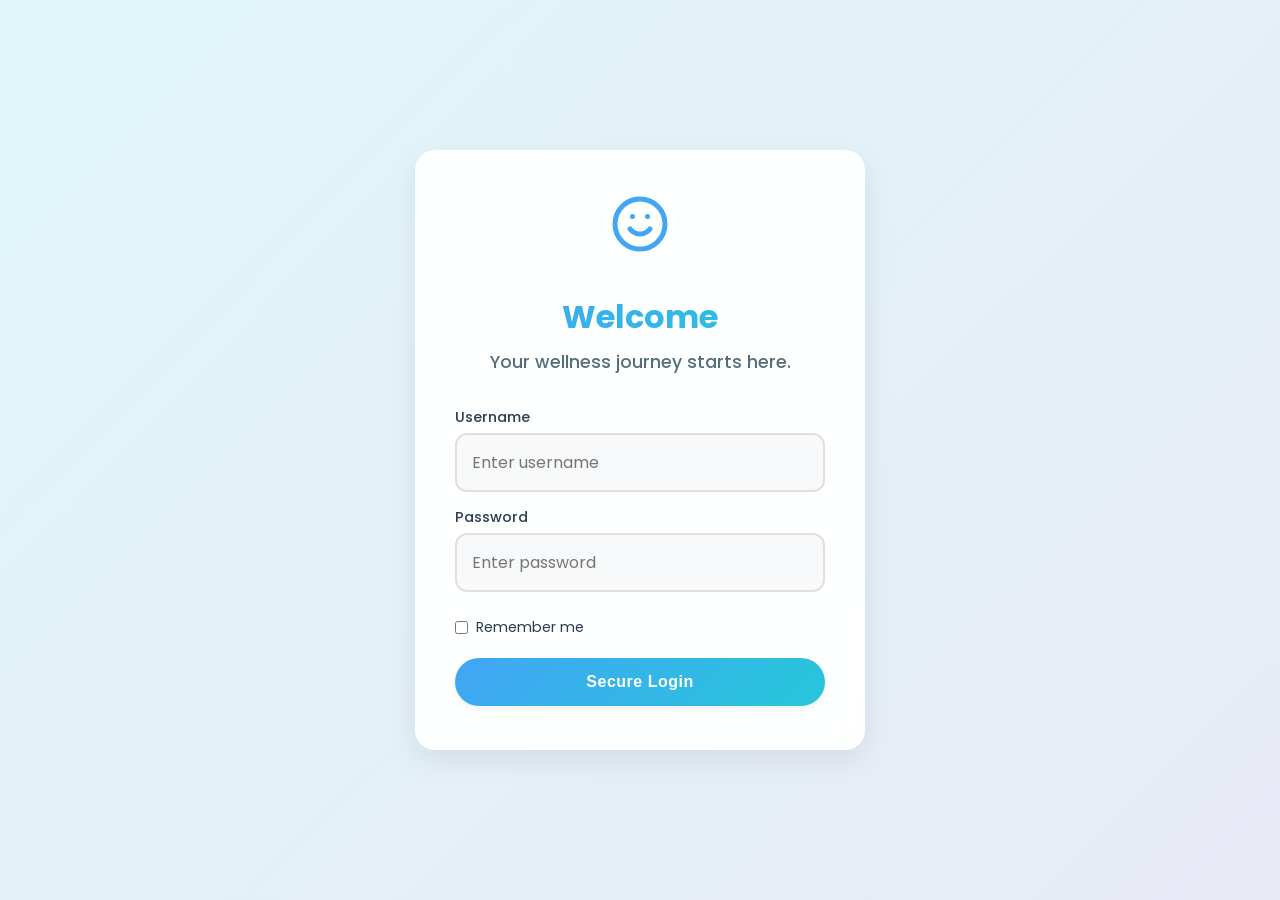
<file: Frontend/index.html>
<!DOCTYPE html>
<html lang="en">

<head>
    <meta charset="UTF-8">
    <meta name="viewport" content="width=device-width, initial-scale=1.0">
    <title>Login - Early Depression Detection</title>
    <link rel="stylesheet" href="style.css">
</head>

<body>
    <div class="container"
        style="max-width: 450px; text-align: center; display: flex; flex-direction: column; justify-content: center;">

        <div style="margin-bottom: 2rem;">

            <svg width="60" height="60" viewBox="0 0 24 24" fill="none" xmlns="http://www.w3.org/2000/svg">
                <circle cx="12" cy="12" r="10" stroke="#42a5f5" stroke-width="2" />
                <path d="M8 14C8 14 9.5 16 12 16C14.5 16 16 14 16 14" stroke="#42a5f5" stroke-width="2"
                    stroke-linecap="round" />
                <circle cx="9" cy="9" r="1" fill="#42a5f5" />
                <circle cx="15" cy="9" r="1" fill="#42a5f5" />
            </svg>
        </div>

        <h1>Welcome</h1>
        <h2>Your wellness journey starts here.</h2>

        <form id="loginForm" style="text-align: left;">
            <div style="margin-bottom: 15px;">
                <label style="display:block; margin-bottom:5px; font-weight:500; font-size:0.9rem;">Username</label>
                <input type="text" id="username" placeholder="Enter username" required>
            </div>

            <div style="margin-bottom: 25px;">
                <label style="display:block; margin-bottom:5px; font-weight:500; font-size:0.9rem;">Password</label>
                <input type="password" id="password" placeholder="Enter password" required>
            </div>

            <div style="margin-bottom: 20px; display: flex; align-items: center;">
                <input type="checkbox" id="rememberMe" style="width: auto; margin-right: 8px;">
                <label for="rememberMe" style="font-size:0.9rem; cursor: pointer;">Remember me</label>
            </div>

            <button type="submit">Secure Login</button>
            
        </form>

        <div id="errorMsg" class="hidden"
            style="color: #ef5350; margin-top: 15px; font-size: 0.9rem; background: #ffebee; padding: 10px; border-radius: 8px;">
            Invalid credentials.
        </div>





    </div>
    <script src="login.js"></script>
</body>

</html>
</file>
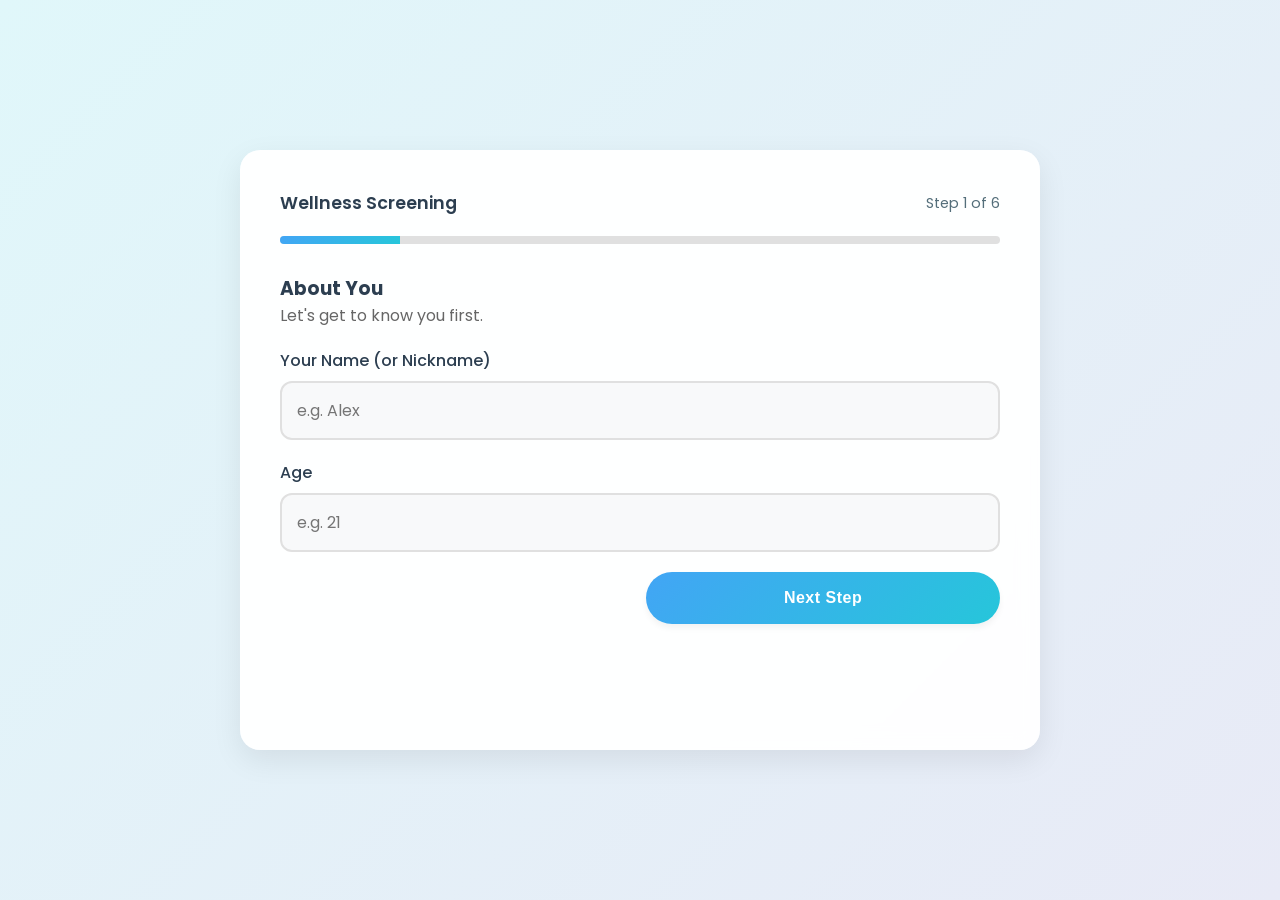
<file: Frontend/questionnaire.html>
<!DOCTYPE html>
<html lang="en">

<head>
        <meta charset="UTF-8">
        <meta name="viewport" content="width=device-width, initial-scale=1.0">
        <title>Wellness Check - Capstone Project</title>
        <link rel="stylesheet" href="style.css">
</head>

<body>
        <div class="container">

                <div class="flex-between" style="align-items: center; margin-bottom: 20px; margin-top:0;">
                        <h2 style="margin:0; color:var(--text-dark); font-weight:600;">Wellness Screening</h2>
                        <span id="stepCount" style="color:var(--text-light); font-size:0.9rem;">Step 1 of 6</span>
                </div>

                <div class="progress-container">
                        <div class="progress-bar" id="progressBar"></div>
                </div>

                <form id="quizForm">

                        
                        <div class="step active" id="step1">
                                <div class="step-header">
                                        <h3>About You</h3>
                                        <p style="color: #666;">Let's get to know you first.</p>
                                </div>

                                <div style="margin-bottom: 20px;">
                                        <label style="display:block; margin-bottom:8px; font-weight:500;">Your Name (or
                                                Nickname)</label>
                                        <input type="text" id="userName" placeholder="e.g. Alex" required>
                                </div>

                                <div style="margin-bottom: 20px;">
                                        <label style="display:block; margin-bottom:8px; font-weight:500;">Age</label>
                                        <input type="number" id="userAge" placeholder="e.g. 21" required
                                                style="width: 100%; padding: 15px; border: 2px solid #e0e0e0; border-radius: 12px; font-family: inherit;">
                                </div>

                                <div class="flex-between">
                                        <button type="button" class="secondary" disabled
                                                style="opacity:0;">Back</button>
                                        <button type="button" onclick="nextStep(1)">Next Step</button>
                                </div>
                        </div>

                        
                        <div class="step" id="step2">
                                <div class="step-header">
                                        <h3>Emotional Balance</h3>
                                        <p style="color: #666;">Over the last 2 weeks, how often have you felt...</p>
                                </div>

                                
                                <div class="question-block">
                                        <div class="question-text">1. Down, depressed, or hopeless?</div>
                                        <div class="options-grid">
                                                <label class="option-label"><input type="radio" name="q1_mood" value="0"
                                                                required><span class="option-card">Never</span></label>
                                                <label class="option-label"><input type="radio" name="q1_mood"
                                                                value="1"><span
                                                                class="option-card">Sometimes</span></label>
                                                <label class="option-label"><input type="radio" name="q1_mood"
                                                                value="2"><span class="option-card">Often</span></label>
                                                <label class="option-label"><input type="radio" name="q1_mood"
                                                                value="3"><span
                                                                class="option-card">Always</span></label>
                                        </div>
                                </div>

                                
                                <div class="question-block">
                                        <div class="question-text">2. Anxious, nervous, or on edge?</div>
                                        <div class="options-grid">
                                                <label class="option-label"><input type="radio" name="q2_anxiety"
                                                                value="0" required><span
                                                                class="option-card">Never</span></label>
                                                <label class="option-label"><input type="radio" name="q2_anxiety"
                                                                value="1"><span
                                                                class="option-card">Sometimes</span></label>
                                                <label class="option-label"><input type="radio" name="q2_anxiety"
                                                                value="2"><span class="option-card">Often</span></label>
                                                <label class="option-label"><input type="radio" name="q2_anxiety"
                                                                value="3"><span
                                                                class="option-card">Always</span></label>
                                        </div>
                                </div>

                                
                                <div class="question-block">
                                        <div class="question-text">3. Easily annoyed or irritable?</div>
                                        <div class="options-grid">
                                                <label class="option-label"><input type="radio" name="q3_irritability"
                                                                value="0" required><span
                                                                class="option-card">Never</span></label>
                                                <label class="option-label"><input type="radio" name="q3_irritability"
                                                                value="1"><span
                                                                class="option-card">Sometimes</span></label>
                                                <label class="option-label"><input type="radio" name="q3_irritability"
                                                                value="2"><span class="option-card">Often</span></label>
                                                <label class="option-label"><input type="radio" name="q3_irritability"
                                                                value="3"><span
                                                                class="option-card">Always</span></label>
                                        </div>
                                </div>

                                <div class="flex-between">
                                        <button type="button" class="secondary" onclick="prevStep(2)">Back</button>
                                        <button type="button" onclick="nextStep(2)">Next Step</button>
                                </div>
                        </div>

                      
                        <div class="step" id="step3">
                                <div class="step-header">
                                        <h3>Stress Levels</h3>
                                        <p style="color: #666;">How manageable is your daily load?</p>
                                </div>

                               
                                <div class="question-block">
                                        <div class="question-text">4. Overwhelmed by your difficulties?</div>
                                        <div class="options-grid">
                                                <label class="option-label"><input type="radio" name="q4_stress"
                                                                value="0" required><span
                                                                class="option-card">Never</span></label>
                                                <label class="option-label"><input type="radio" name="q4_stress"
                                                                value="1"><span
                                                                class="option-card">Sometimes</span></label>
                                                <label class="option-label"><input type="radio" name="q4_stress"
                                                                value="2"><span class="option-card">Often</span></label>
                                                <label class="option-label"><input type="radio" name="q4_stress"
                                                                value="3"><span
                                                                class="option-card">Always</span></label>
                                        </div>
                                </div>

                                
                                <div class="question-block">
                                        <div class="question-text">5. Keeping yourself busy to avoid thinking?</div>
                                        <div class="options-grid">
                                                <label class="option-label"><input type="radio" name="q5_overthinking"
                                                                value="0" required><span
                                                                class="option-card">Never</span></label>
                                                <label class="option-label"><input type="radio" name="q5_overthinking"
                                                                value="1"><span
                                                                class="option-card">Sometimes</span></label>
                                                <label class="option-label"><input type="radio" name="q5_overthinking"
                                                                value="2"><span class="option-card">Often</span></label>
                                                <label class="option-label"><input type="radio" name="q5_overthinking"
                                                                value="3"><span
                                                                class="option-card">Always</span></label>
                                        </div>
                                </div>

                                <div class="flex-between">
                                        <button type="button" class="secondary" onclick="prevStep(3)">Back</button>
                                        <button type="button" onclick="nextStep(3)">Next Step</button>
                                </div>
                        </div>

                        
                        <div class="step" id="step4">
                                <div class="step-header">
                                        <h3>Physical Health</h3>
                                        <p style="color: #666;">Mind and body are connected.</p>
                                </div>

                                
                                <div class="question-block">
                                        <div class="question-text">6. Sleeping well and feeling rested?</div>
                                        <div class="options-grid">
                                                <label class="option-label"><input type="radio" name="q6_sleep"
                                                                value="0" required><span
                                                                class="option-card">Never</span></label>
                                                <label class="option-label"><input type="radio" name="q6_sleep"
                                                                value="1"><span
                                                                class="option-card">Sometimes</span></label>
                                                <label class="option-label"><input type="radio" name="q6_sleep"
                                                                value="2"><span class="option-card">Often</span></label>
                                                <label class="option-label"><input type="radio" name="q6_sleep"
                                                                value="3"><span
                                                                class="option-card">Always</span></label>
                                        </div>
                                </div>

                                
                                <div class="question-block">
                                        <div class="question-text">7. Feeling energetic throughout the day?</div>
                                        <div class="options-grid">
                                                <label class="option-label"><input type="radio" name="q7_energy"
                                                                value="0" required><span
                                                                class="option-card">Never</span></label>
                                                <label class="option-label"><input type="radio" name="q7_energy"
                                                                value="1"><span
                                                                class="option-card">Sometimes</span></label>
                                                <label class="option-label"><input type="radio" name="q7_energy"
                                                                value="2"><span class="option-card">Often</span></label>
                                                <label class="option-label"><input type="radio" name="q7_energy"
                                                                value="3"><span
                                                                class="option-card">Always</span></label>
                                        </div>
                                </div>

                                <div class="flex-between">
                                        <button type="button" class="secondary" onclick="prevStep(4)">Back</button>
                                        <button type="button" onclick="nextStep(4)">Next Step</button>
                                </div>
                        </div>

                       
                        <div class="step" id="step5">
                                <div class="step-header">
                                        <h3>Work & Activities</h3>
                                        <p style="color: #666;">Balancing productivity and life.</p>
                                </div>

                                
                                <div class="question-block">
                                        <div class="question-text">8. Pressure from school, work, or deadlines?</div>
                                        <div class="options-grid">
                                                <label class="option-label"><input type="radio" name="q8_work_pressure"
                                                                value="0" required><span
                                                                class="option-card">Never</span></label>
                                                <label class="option-label"><input type="radio" name="q8_work_pressure"
                                                                value="1"><span
                                                                class="option-card">Sometimes</span></label>
                                                <label class="option-label"><input type="radio" name="q8_work_pressure"
                                                                value="2"><span class="option-card">Often</span></label>
                                                <label class="option-label"><input type="radio" name="q8_work_pressure"
                                                                value="3"><span
                                                                class="option-card">Always</span></label>
                                        </div>
                                </div>

                                
                                <div class="question-block">
                                        <div class="question-text">9. Focusing clearly on tasks?</div>
                                        <div class="options-grid">
                                                <label class="option-label"><input type="radio" name="q9_focus"
                                                                value="0" required><span
                                                                class="option-card">Never</span></label>
                                                <label class="option-label"><input type="radio" name="q9_focus"
                                                                value="1"><span
                                                                class="option-card">Sometimes</span></label>
                                                <label class="option-label"><input type="radio" name="q9_focus"
                                                                value="2"><span class="option-card">Often</span></label>
                                                <label class="option-label"><input type="radio" name="q9_focus"
                                                                value="3"><span
                                                                class="option-card">Always</span></label>
                                        </div>
                                </div>

                                <div class="flex-between">
                                        <button type="button" class="secondary" onclick="prevStep(5)">Back</button>
                                        <button type="button" onclick="nextStep(5)">Next Step</button>
                                </div>
                        </div>

                        
                        <div class="step" id="step6">
                                <div class="step-header">
                                        <h3>Social & Outlook</h3>
                                        <p style="color: #666;">Almost done!</p>
                                </div>

                                
                                <div class="question-block">
                                        <div class="question-text">10. Enjoy talking to people?</div>
                                        <div class="options-grid">
                                                <label class="option-label"><input type="radio" name="q10_social"
                                                                value="0" required><span
                                                                class="option-card">Never</span></label>
                                                <label class="option-label"><input type="radio" name="q10_social"
                                                                value="1"><span
                                                                class="option-card">Sometimes</span></label>
                                                <label class="option-label"><input type="radio" name="q10_social"
                                                                value="2"><span class="option-card">Often</span></label>
                                                <label class="option-label"><input type="radio" name="q10_social"
                                                                value="3"><span
                                                                class="option-card">Always</span></label>
                                        </div>
                                </div>

                              
                                <div class="question-block">
                                        <div class="question-text">11. Interest in hobbies or daily activities?</div>
                                        <div class="options-grid">
                                                <label class="option-label"><input type="radio" name="q11_activities"
                                                                value="0" required><span
                                                                class="option-card">Never</span></label>
                                                <label class="option-label"><input type="radio" name="q11_activities"
                                                                value="1"><span
                                                                class="option-card">Sometimes</span></label>
                                                <label class="option-label"><input type="radio" name="q11_activities"
                                                                value="2"><span class="option-card">Often</span></label>
                                                <label class="option-label"><input type="radio" name="q11_activities"
                                                                value="3"><span
                                                                class="option-card">Always</span></label>
                                        </div>
                                </div>

                               
                                <div class="question-block">
                                        <div class="question-text">12. Feeling hopeful about the future?</div>
                                        <div class="options-grid">
                                                <label class="option-label"><input type="radio" name="q12_future"
                                                                value="0" required><span
                                                                class="option-card">Never</span></label>
                                                <label class="option-label"><input type="radio" name="q12_future"
                                                                value="1"><span
                                                                class="option-card">Sometimes</span></label>
                                                <label class="option-label"><input type="radio" name="q12_future"
                                                                value="2"><span class="option-card">Often</span></label>
                                                <label class="option-label"><input type="radio" name="q12_future"
                                                                value="3"><span
                                                                class="option-card">Always</span></label>
                                        </div>
                                </div>

                                <div class="question-block"
                                        style="margin-top: 30px; border-top: 2px dashed #eee; padding-top: 20px;">
                                        <label class="question-text">In your own words, how have you been?</label>
                                        <textarea id="userInput" placeholder="I have been feeling..." required
                                                style="min-height: 100px;"></textarea>
                                </div>

                                <div class="flex-between">
                                        <button type="button" class="secondary" onclick="prevStep(6)">Back</button>
                                        <button type="submit" id="submitBtn">Start Analysis</button>
                                </div>
                        </div>

                </form>

                <div id="loading" class="hidden" style="text-align: center; margin-top:20px;">
                        <div style="font-weight: 600; color: #42a5f5;">AI models are analyzing your responses...</div>
                </div>


        </div>
        <script src="quiz.js"></script>
</body>

</html>
</file>
<file: Frontend/style.css>
@import url('https://fonts.googleapis.com/css2?family=Poppins:wght@300;400;500;600;700&display=swap');

:root {
    
    --gradient-bg: linear-gradient(135deg, #e0f7fa 0%, #e8eaf6 100%);
    --gradient-primary: linear-gradient(135deg, #42a5f5 0%, #26c6da 100%);
    --gradient-hover: linear-gradient(135deg, #2196f3 0%, #00bcd4 100%);

    --text-dark: #2c3e50;
    --text-light: #546e7a;
    --white: #ffffff;

    --shadow-sm: 0 4px 6px rgba(0, 0, 0, 0.05);
    --shadow-card: 0 10px 30px rgba(0, 0, 0, 0.08);
    --shadow-float: 0 15px 35px rgba(66, 165, 245, 0.2);

    --radius-l: 20px;
    --radius-m: 12px;

    --transition-fast: 0.3s ease;
    --transition-bounce: 0.5s cubic-bezier(0.68, -0.55, 0.27, 1.55);
}

* {
    box-sizing: border-box;
    margin: 0;
    padding: 0;
}

body {
    font-family: 'Poppins', sans-serif;
    background: var(--gradient-bg);
    color: var(--text-dark);
    min-height: 100vh;
    display: flex;
    justify-content: center;
    align-items: center;
    padding: 20px;
    overflow-x: hidden;
}


.container {
    background: rgba(255, 255, 255, 0.95);
    backdrop-filter: blur(10px);
    border-radius: var(--radius-l);
    box-shadow: var(--shadow-card);
    width: 100%;
    max-width: 800px;
    
    min-height: 600px;
    padding: 40px;
    position: relative;
    overflow: hidden;
    animation: fadeIn 0.8s ease-out;
}


h1 {
    font-weight: 700;
    color: var(--text-dark);
    margin-bottom: 0.5rem;
    font-size: 2rem;
    background: var(--gradient-primary);
    -webkit-background-clip: text;
    background-clip: text;
    -webkit-text-fill-color: transparent;
}

h2 {
    font-weight: 500;
    color: var(--text-light);
    font-size: 1.1rem;
    margin-bottom: 2rem;
}


input[type="text"],
input[type="password"],
input[type="number"],
textarea,
select {
    width: 100%;
    padding: 15px;
    border: 2px solid #e0e0e0;
    border-radius: var(--radius-m);
    font-size: 1rem;
    font-family: inherit;
    transition: var(--transition-fast);
    background: #f8f9fa;
}

input:focus,
textarea:focus,
select:focus {
    border-color: #42a5f5;
    background: #fff;
    outline: none;
    box-shadow: 0 0 0 4px rgba(66, 165, 245, 0.1);
}


button {
    background: var(--gradient-primary);
    color: white;
    padding: 15px 30px;
    border: none;
    border-radius: 50px;
    font-weight: 600;
    font-size: 1rem;
    cursor: pointer;
    transition: var(--transition-fast);
    box-shadow: var(--shadow-sm);
    letter-spacing: 0.5px;
    width: 100%;
}

button:hover {
    background: var(--gradient-hover);
    transform: translateY(-2px);
    box-shadow: var(--shadow-float);
}

button:disabled {
    opacity: 0.7;
    cursor: not-allowed;
    transform: none;
}

button.secondary {
    background: #fff;
    color: var(--text-light);
    border: 2px solid #e0e0e0;
}

button.secondary:hover {
    background: #f5f5f5;
    color: var(--text-dark);
}


.progress-container {
    width: 100%;
    background: #e0e0e0;
    height: 8px;
    border-radius: 10px;
    margin-bottom: 30px;
    overflow: hidden;
}

.progress-bar {
    height: 100%;
    background: var(--gradient-primary);
    width: 0%;
    transition: width 0.5s ease;
}

.step {
    display: none;
    
    animation: slideInRight 0.5s ease-out;
}

.step.active {
    display: block;
}

.step-header {
    margin-bottom: 20px;
}


.question-block {
    margin-bottom: 25px;
}

.question-text {
    font-size: 1.1rem;
    font-weight: 500;
    margin-bottom: 12px;
    color: var(--text-dark);
}

.options-grid {
    display: grid;
    grid-template-columns: repeat(4, 1fr);
    gap: 10px;
}

.option-label {
    display: block;
    cursor: pointer;
    position: relative;
}

.option-label input {
    position: absolute;
    opacity: 0;
    cursor: pointer;
}

.option-card {
    display: flex;
    justify-content: center;
    align-items: center;
    padding: 12px;
    background: #fff;
    border: 2px solid #eee;
    border-radius: var(--radius-m);
    color: var(--text-light);
    font-weight: 500;
    transition: var(--transition-fast);
    font-size: 0.9rem;
    text-align: center;
}

.option-label input:checked+.option-card {
    border-color: #42a5f5;
    background: #e3f2fd;
    color: #1565c0;
    font-weight: 600;
    transform: translateY(-2px);
    box-shadow: var(--shadow-sm);
}

.option-label:hover .option-card {
    border-color: #b3e5fc;
}


.score-circle {
    
    width: 60px;
    height: 60px;
    
}

.advice-card {
    background: #fff;
    border-left: 5px solid;
    padding: 20px;
    border-radius: 0 var(--radius-m) var(--radius-m) 0;
    margin-bottom: 20px;
    box-shadow: var(--shadow-sm);
    animation: fadeInUp 0.5s ease-out 0.3s forwards;
    opacity: 0;
    transform: translateY(20px);
}


@keyframes fadeIn {
    from {
        opacity: 0;
        transform: scale(0.98);
    }

    to {
        opacity: 1;
        transform: scale(1);
    }
}

@keyframes slideInRight {
    from {
        opacity: 0;
        transform: translateX(30px);
    }

    to {
        opacity: 1;
        transform: translateX(0);
    }
}

@keyframes fadeInUp {
    to {
        opacity: 1;
        transform: translateY(0);
    }
}


.hidden {
    display: none !important;
}

.text-center {
    text-align: center;
}

.flex-between {
    display: flex;
    justify-content: space-between;
    gap: 10px;
    margin-top: 20px;
}

.disclaimer {
    margin-top: 30px;
    font-size: 0.75rem;
    color: #90a4ae;
    text-align: center;
    border-top: 1px solid #eee;
    padding-top: 15px;
}




.main-score-container {
    padding: 30px;
    text-align: center;
    background: radial-gradient(circle, #fff 50%, #f0f7ff 100%);
    border-radius: 50%;
    width: 180px;
    height: 180px;
    margin: 0 auto 30px;
    display: flex;
    flex-direction: column;
    justify-content: center;
    box-shadow: 0 10px 25px rgba(66, 165, 245, 0.15);
    border: 5px solid #fff;
}

.main-score-number {
    font-size: 3rem;
    font-weight: 800;
    color: #2c3e50;
    line-height: 1;
}

.main-score-label {
    text-transform: uppercase;
    font-size: 0.8rem;
    letter-spacing: 2px;
    color: #78909c;
    margin-top: 5px;
}


.graphs-grid {
    display: grid;
    grid-template-columns: repeat(2, 1fr);
    
    gap: 20px;
    margin-bottom: 30px;
}

@media (min-width: 600px) {
    .graphs-grid {
        grid-template-columns: repeat(4, 1fr);
        
    }
}

.graph-card {
    background: #fff;
    padding: 15px;
    border-radius: 12px;
    box-shadow: var(--shadow-sm);
    text-align: center;
    transition: transform 0.3s ease;
    border: 1px solid #f0f0f0;
}

.graph-card:hover {
    transform: translateY(-3px);
}


.circular-chart {
    display: block;
    margin: 10px auto;
    max-width: 80px;
    max-height: 80px;
}

.circle-bg {
    fill: none;
    stroke: #eee;
    stroke-width: 3.8;
}

.circle {
    fill: none;
    stroke-width: 2.8;
    stroke-linecap: round;
    
    transition: stroke-dasharray 1s ease-out;
}

.graph-label {
    font-size: 0.85rem;
    font-weight: 600;
    color: #555;
    margin-top: 10px;
}


.summary-box {
    background: #f8f9fa;
    border-radius: 12px;
    padding: 25px;
    margin-bottom: 30px;
    text-align: left;
    border-left: 5px solid #42a5f5;
}

.summary-box h3 {
    margin-bottom: 15px;
    color: #333;
    font-size: 1.1rem;
    display: flex;
    align-items: center;
}

.summary-content {
    color: #555;
    line-height: 1.7;
    white-space: pre-line;
    
}


.insights-section h3 {
    font-size: 1.2rem;
    color: #333;
    margin-bottom: 20px;
    text-align: left;
}

.insight-item {
    display: flex;
    align-items: flex-start;
    margin-bottom: 15px;
    background: #fff;
    padding: 15px;
    border-radius: 10px;
    border: 1px solid #eee;
    text-align: left;
    transition: 0.3s;
}

.insight-item:hover {
    border-color: #bbdefb;
    box-shadow: 0 5px 15px rgba(0, 0, 0, 0.03);
}

.insight-icon {
    display: flex;
    align-items: center;
    justify-content: center;
    background: #e3f2fd;
    color: #1976d2;
    min-width: 32px;
    height: 32px;
    border-radius: 50%;
    margin-right: 15px;
    font-weight: bold;
    font-size: 1rem;
}

.insight-text {
    font-size: 0.95rem;
    color: #455a64;
    line-height: 1.5;
}
</file>
